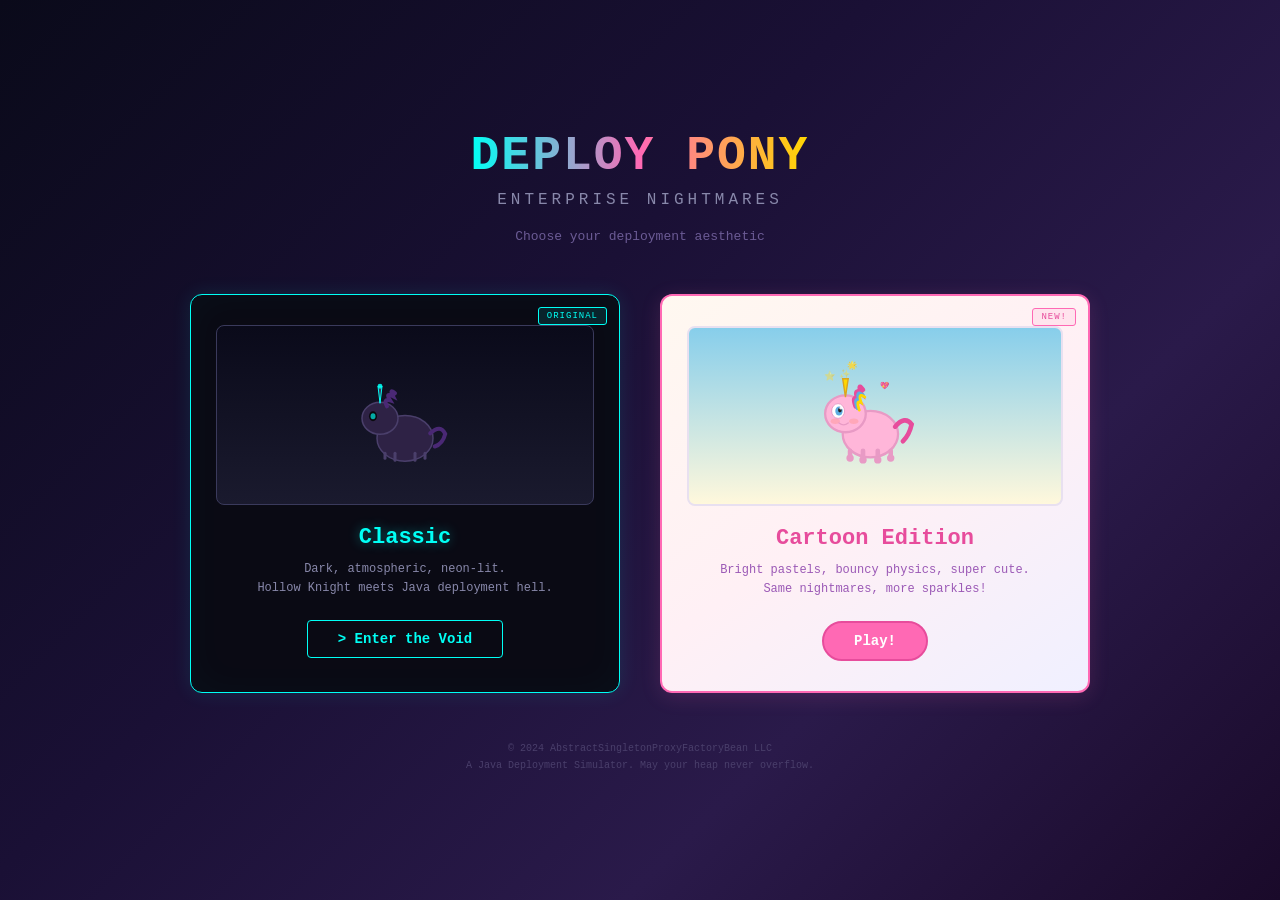
<file: index.html>
<!DOCTYPE html>
<html lang="en">
<head>
    <meta charset="UTF-8">
    <meta name="viewport" content="width=device-width, initial-scale=1.0">
    <title>Deploy Pony: Enterprise Nightmares</title>
    <link rel="icon" href="data:image/svg+xml,<svg xmlns='http://www.w3.org/2000/svg' viewBox='0 0 32 32'><text y='24' font-size='24'>🐴</text></svg>">
    <style>
        * { margin: 0; padding: 0; box-sizing: border-box; }

        body {
            font-family: 'Courier New', 'Consolas', monospace;
            background: linear-gradient(135deg, #0a0a1a 0%, #1a1035 40%, #2a1a4a 70%, #1a0a2a 100%);
            color: #e8e8f0;
            min-height: 100vh;
            display: flex;
            flex-direction: column;
            align-items: center;
            justify-content: center;
            overflow-x: hidden;
        }

        /* Floating particles */
        .particle {
            position: fixed;
            pointer-events: none;
            opacity: 0;
            animation: drift linear infinite;
        }
        @keyframes drift {
            0% { opacity: 0; transform: translateY(100vh) rotate(0deg); }
            10% { opacity: 0.4; }
            90% { opacity: 0.4; }
            100% { opacity: 0; transform: translateY(-20vh) rotate(360deg); }
        }

        /* Header */
        .header {
            text-align: center;
            margin-bottom: 50px;
            position: relative;
            z-index: 2;
        }

        .title {
            font-size: clamp(28px, 5vw, 48px);
            font-weight: bold;
            letter-spacing: 2px;
            margin-bottom: 8px;
            background: linear-gradient(90deg, #00fff5, #ff69b4, #ffd700);
            -webkit-background-clip: text;
            -webkit-text-fill-color: transparent;
            background-clip: text;
        }

        .subtitle {
            font-size: clamp(12px, 2vw, 16px);
            color: #8888aa;
            letter-spacing: 4px;
            text-transform: uppercase;
        }

        .tagline {
            margin-top: 20px;
            font-size: 13px;
            color: #6b5b95;
        }

        /* Version cards grid */
        .version-grid {
            display: grid;
            grid-template-columns: 1fr 1fr;
            gap: 40px;
            max-width: 900px;
            width: 90%;
            position: relative;
            z-index: 2;
        }

        .version-card {
            display: flex;
            flex-direction: column;
            align-items: center;
            text-decoration: none;
            padding: 30px 25px;
            border-radius: 12px;
            transition: transform 0.3s ease, box-shadow 0.3s ease;
            cursor: pointer;
            position: relative;
            overflow: hidden;
        }

        .version-card:hover {
            transform: translateY(-6px) scale(1.02);
        }

        /* Classic card */
        .classic-card {
            background: #0a0a14;
            border: 1px solid #00fff5;
            box-shadow: 0 0 20px rgba(0, 255, 245, 0.1), inset 0 0 40px rgba(0, 255, 245, 0.03);
        }
        .classic-card:hover {
            box-shadow: 0 0 40px rgba(0, 255, 245, 0.25), 0 8px 30px rgba(0, 0, 0, 0.5), inset 0 0 60px rgba(0, 255, 245, 0.05);
            border-color: #00fff5;
        }

        /* Cartoon card */
        .cartoon-card {
            background: linear-gradient(145deg, #fff8f0, #fff0f5, #f0f0ff);
            border: 2px solid #ff69b4;
            box-shadow: 0 4px 20px rgba(255, 105, 180, 0.15);
        }
        .cartoon-card:hover {
            box-shadow: 0 8px 40px rgba(255, 105, 180, 0.3), 0 8px 30px rgba(0, 0, 0, 0.1);
            border-color: #e74c9c;
        }

        /* Card preview area */
        .card-preview {
            width: 100%;
            height: 180px;
            display: flex;
            align-items: center;
            justify-content: center;
            margin-bottom: 20px;
            border-radius: 8px;
            overflow: hidden;
        }

        .classic-card .card-preview {
            background: linear-gradient(180deg, #0a0a1a, #1a1a2e);
            border: 1px solid #3a3a5c;
        }

        .cartoon-card .card-preview {
            background: linear-gradient(180deg, #87CEEB, #FFF8DC);
            border: 2px solid #e8e0f0;
        }

        /* Card text */
        .card-title {
            font-size: 22px;
            font-weight: bold;
            margin-bottom: 10px;
        }

        .classic-card .card-title { color: #00fff5; text-shadow: 0 0 12px rgba(0, 255, 245, 0.4); }
        .cartoon-card .card-title { color: #e74c9c; }

        .card-desc {
            font-size: 12px;
            line-height: 1.6;
            text-align: center;
            margin-bottom: 20px;
            min-height: 40px;
        }

        .classic-card .card-desc { color: #8888aa; }
        .cartoon-card .card-desc { color: #9b59b6; }

        /* Play buttons */
        .play-btn {
            display: inline-block;
            padding: 10px 30px;
            font-family: 'Courier New', monospace;
            font-size: 14px;
            font-weight: bold;
            border-radius: 4px;
            transition: all 0.2s ease;
        }

        .classic-btn {
            color: #00fff5;
            border: 1px solid #00fff5;
            background: transparent;
        }
        .classic-card:hover .classic-btn {
            background: rgba(0, 255, 245, 0.1);
            box-shadow: 0 0 15px rgba(0, 255, 245, 0.3);
        }

        .cartoon-btn {
            color: white;
            border: 2px solid #e74c9c;
            background: #ff69b4;
            border-radius: 20px;
        }
        .cartoon-card:hover .cartoon-btn {
            background: #e74c9c;
            box-shadow: 0 4px 15px rgba(255, 105, 180, 0.4);
        }

        /* Tags */
        .card-tag {
            position: absolute;
            top: 12px;
            right: 12px;
            font-size: 9px;
            padding: 3px 8px;
            border-radius: 3px;
            text-transform: uppercase;
            letter-spacing: 1px;
        }

        .classic-card .card-tag {
            color: #00fff5;
            border: 1px solid #00fff5;
            background: rgba(0, 255, 245, 0.1);
        }

        .cartoon-card .card-tag {
            color: #e74c9c;
            border: 1px solid #ff69b4;
            background: rgba(255, 105, 180, 0.1);
        }

        /* Footer */
        .footer {
            margin-top: 50px;
            text-align: center;
            color: #4a3f6b;
            font-size: 10px;
            position: relative;
            z-index: 2;
        }

        .footer a {
            color: #6b5b95;
            text-decoration: none;
        }

        /* Responsive */
        @media (max-width: 768px) {
            .version-grid {
                grid-template-columns: 1fr;
                gap: 25px;
                width: 95%;
            }
            .card-preview { height: 140px; }
            .header { margin-bottom: 30px; }
            .footer { margin-top: 30px; }
        }
    </style>
</head>
<body>

    <header class="header">
        <div class="title">DEPLOY PONY</div>
        <div class="subtitle">Enterprise Nightmares</div>
        <p class="tagline">Choose your deployment aesthetic</p>
    </header>

    <main class="version-grid">
        <!-- Classic / Dark Hollow Knight version -->
        <a href="classic/index.html" class="version-card classic-card">
            <span class="card-tag">Original</span>
            <div class="card-preview">
                <svg viewBox="-30 -50 120 110" width="120" height="110" xmlns="http://www.w3.org/2000/svg">
                    <g>
                        <animateTransform attributeName="transform" type="translate" values="0,0;0,-2;0,0" dur="2s" repeatCount="indefinite"/>
                        <!-- Body -->
                        <ellipse cx="30" cy="30" rx="28" ry="22" fill="#2e2245" stroke="#4a3f6b" stroke-width="1.5">
                            <animate attributeName="ry" values="22;23;22" dur="2s" repeatCount="indefinite"/>
                        </ellipse>
                        <!-- Legs -->
                        <line x1="10" y1="45" x2="10" y2="50" stroke="#4a3f6b" stroke-width="3" stroke-linecap="round"/>
                        <line x1="20" y1="45" x2="20" y2="52" stroke="#4a3f6b" stroke-width="3" stroke-linecap="round"/>
                        <line x1="40" y1="45" x2="40" y2="52" stroke="#4a3f6b" stroke-width="3" stroke-linecap="round"/>
                        <line x1="50" y1="45" x2="50" y2="50" stroke="#4a3f6b" stroke-width="3" stroke-linecap="round"/>
                        <!-- Head -->
                        <ellipse cx="5" cy="10" rx="18" ry="16" fill="#2e2245" stroke="#4a3f6b" stroke-width="1.5"/>
                        <!-- Horn -->
                        <path d="M 5 -5 L 3 -22 L 7 -22 Z" fill="#3a3a5c" stroke="#00fff5" stroke-width="1"/>
                        <circle cx="5" cy="-22" r="2.5" fill="#00fff5">
                            <animate attributeName="r" values="2;3.5;2" dur="1s" repeatCount="indefinite"/>
                            <animate attributeName="opacity" values="1;0.5;1" dur="1s" repeatCount="indefinite"/>
                        </circle>
                        <!-- Eye -->
                        <ellipse cx="-2" cy="8" rx="4" ry="5" fill="#0a0a0f"/>
                        <ellipse cx="-2" cy="8" rx="2.5" ry="3" fill="#00fff5">
                            <animate attributeName="opacity" values="1;0.6;1" dur="2s" repeatCount="indefinite"/>
                        </ellipse>
                        <!-- Mane -->
                        <path d="M 12,-2 Q 8,-10 15,-8 Q 10,-16 18,-12 Q 14,-20 20,-15" fill="none" stroke="#4a2875" stroke-width="4" stroke-linecap="round"/>
                        <!-- Tail -->
                        <path d="M 55,25 Q 65,15 70,25 Q 68,35 60,38" fill="none" stroke="#4a2875" stroke-width="4" stroke-linecap="round">
                            <animateTransform attributeName="transform" type="rotate" values="0 55 30;5 55 30;0 55 30;-3 55 30;0 55 30" dur="3s" repeatCount="indefinite"/>
                        </path>
                    </g>
                </svg>
            </div>
            <div class="card-title">Classic</div>
            <p class="card-desc">Dark, atmospheric, neon-lit.<br>Hollow Knight meets Java deployment hell.</p>
            <span class="play-btn classic-btn">> Enter the Void</span>
        </a>

        <!-- Cartoon / Bright version -->
        <a href="cartoon/index.html" class="version-card cartoon-card">
            <span class="card-tag">New!</span>
            <div class="card-preview">
                <svg viewBox="-30 -55 130 130" width="130" height="120" xmlns="http://www.w3.org/2000/svg">
                    <g>
                        <animateTransform attributeName="transform" type="translate" values="0,0;0,-5;0,0" dur="1.2s" repeatCount="indefinite"/>
                        <!-- Body -->
                        <ellipse cx="30" cy="30" rx="30" ry="25" fill="#FFB6D9" stroke="#E89AC5" stroke-width="2.5">
                            <animate attributeName="ry" values="25;27;25" dur="1.2s" repeatCount="indefinite"/>
                        </ellipse>
                        <!-- Legs -->
                        <line x1="8" y1="48" x2="8" y2="53" stroke="#E89AC5" stroke-width="5" stroke-linecap="round"/>
                        <line x1="22" y1="48" x2="22" y2="55" stroke="#E89AC5" stroke-width="5" stroke-linecap="round"/>
                        <line x1="38" y1="48" x2="38" y2="55" stroke="#E89AC5" stroke-width="5" stroke-linecap="round"/>
                        <line x1="52" y1="48" x2="52" y2="53" stroke="#E89AC5" stroke-width="5" stroke-linecap="round"/>
                        <circle cx="8" cy="56" r="4" fill="#E89AC5"/>
                        <circle cx="22" cy="58" r="4" fill="#E89AC5"/>
                        <circle cx="38" cy="58" r="4" fill="#E89AC5"/>
                        <circle cx="52" cy="56" r="4" fill="#E89AC5"/>
                        <!-- Head -->
                        <ellipse cx="3" cy="8" rx="22" ry="20" fill="#FFB6D9" stroke="#E89AC5" stroke-width="2.5"/>
                        <!-- Blush -->
                        <ellipse cx="12" cy="16" rx="5" ry="3" fill="#FF9999" opacity="0.5"/>
                        <ellipse cx="-8" cy="16" rx="5" ry="3" fill="#FF9999" opacity="0.5"/>
                        <!-- Horn -->
                        <path d="M 3 -10 L 0 -30 L 6 -30 Z" fill="#FFD700" stroke="#DAA520" stroke-width="1.5"/>
                        <text x="3" y="-32" text-anchor="middle" font-size="10">
                            ✨
                            <animate attributeName="opacity" values="1;0.4;1" dur="0.8s" repeatCount="indefinite"/>
                        </text>
                        <!-- Eye (big anime!) -->
                        <ellipse cx="-5" cy="5" rx="7" ry="8" fill="white" stroke="#E89AC5" stroke-width="1"/>
                        <ellipse cx="-4" cy="5" rx="4" ry="5" fill="#5DADE2"/>
                        <ellipse cx="-3" cy="4" rx="2" ry="2.5" fill="#222"/>
                        <ellipse cx="-2" cy="2" rx="1.5" ry="1.5" fill="white" opacity="0.9"/>
                        <!-- Mouth -->
                        <path d="M -4 18 Q 1 22 6 18" fill="none" stroke="#E89AC5" stroke-width="1.5" stroke-linecap="round"/>
                        <!-- Mane (rainbow!) -->
                        <path d="M 14,0 Q 10,-12 16,-8 Q 12,-20 20,-14 Q 16,-26 22,-18" fill="none" stroke="#E74C9C" stroke-width="5" stroke-linecap="round"/>
                        <path d="M 16,2 Q 12,-10 18,-6 Q 14,-18 22,-12" fill="none" stroke="#5DADE2" stroke-width="4" stroke-linecap="round"/>
                        <path d="M 18,4 Q 14,-8 20,-4 Q 16,-16 24,-10" fill="none" stroke="#FFD700" stroke-width="3" stroke-linecap="round"/>
                        <!-- Tail -->
                        <path d="M 57,22 Q 68,10 75,20 Q 72,32 65,38" fill="none" stroke="#E74C9C" stroke-width="5" stroke-linecap="round">
                            <animateTransform attributeName="transform" type="rotate" values="0 55 30;8 55 30;0 55 30;-5 55 30;0 55 30" dur="2s" repeatCount="indefinite"/>
                        </path>
                        <!-- Sparkles -->
                        <text x="-20" y="-30" font-size="10" opacity="0">⭐<animate attributeName="opacity" values="0;1;0" dur="1.5s" repeatCount="indefinite"/></text>
                        <text x="40" y="-20" font-size="8" opacity="0">💖<animate attributeName="opacity" values="0;1;0" dur="1.8s" begin="0.3s" repeatCount="indefinite"/></text>
                        <text x="5" y="-42" font-size="9" opacity="0">🌟<animate attributeName="opacity" values="0;1;0" dur="1.3s" begin="0.6s" repeatCount="indefinite"/></text>
                    </g>
                </svg>
            </div>
            <div class="card-title">Cartoon Edition</div>
            <p class="card-desc">Bright pastels, bouncy physics, super cute.<br>Same nightmares, more sparkles!</p>
            <span class="play-btn cartoon-btn">Play!</span>
        </a>
    </main>

    <footer class="footer">
        <p>&copy; 2024 AbstractSingletonProxyFactoryBean LLC</p>
        <p style="margin-top:6px">A Java Deployment Simulator. May your heap never overflow.</p>
    </footer>

    <script>
        // Floating particles background
        const body = document.body;
        const particles = ['null', 'void', '@Bean', ';', '.war', '✨', '🐴', 'static', '{  }', '💜', 'pom.xml'];
        function spawnParticle() {
            const el = document.createElement('div');
            el.className = 'particle';
            el.textContent = particles[Math.floor(Math.random() * particles.length)];
            el.style.left = (Math.random() * 95 + 2) + '%';
            el.style.fontSize = (10 + Math.random() * 8) + 'px';
            el.style.color = ['#00fff5', '#ff69b4', '#ffd700', '#6b5b95', '#4a3f6b'][Math.floor(Math.random() * 5)];
            el.style.animationDuration = (10 + Math.random() * 15) + 's';
            el.style.animationDelay = (Math.random() * 5) + 's';
            body.appendChild(el);
            el.addEventListener('animationiteration', () => {
                el.style.left = (Math.random() * 95 + 2) + '%';
            });
            setTimeout(() => el.remove(), 30000);
        }
        for (let i = 0; i < 12; i++) spawnParticle();
        setInterval(spawnParticle, 3000);
    </script>
</body>
</html>
</file>
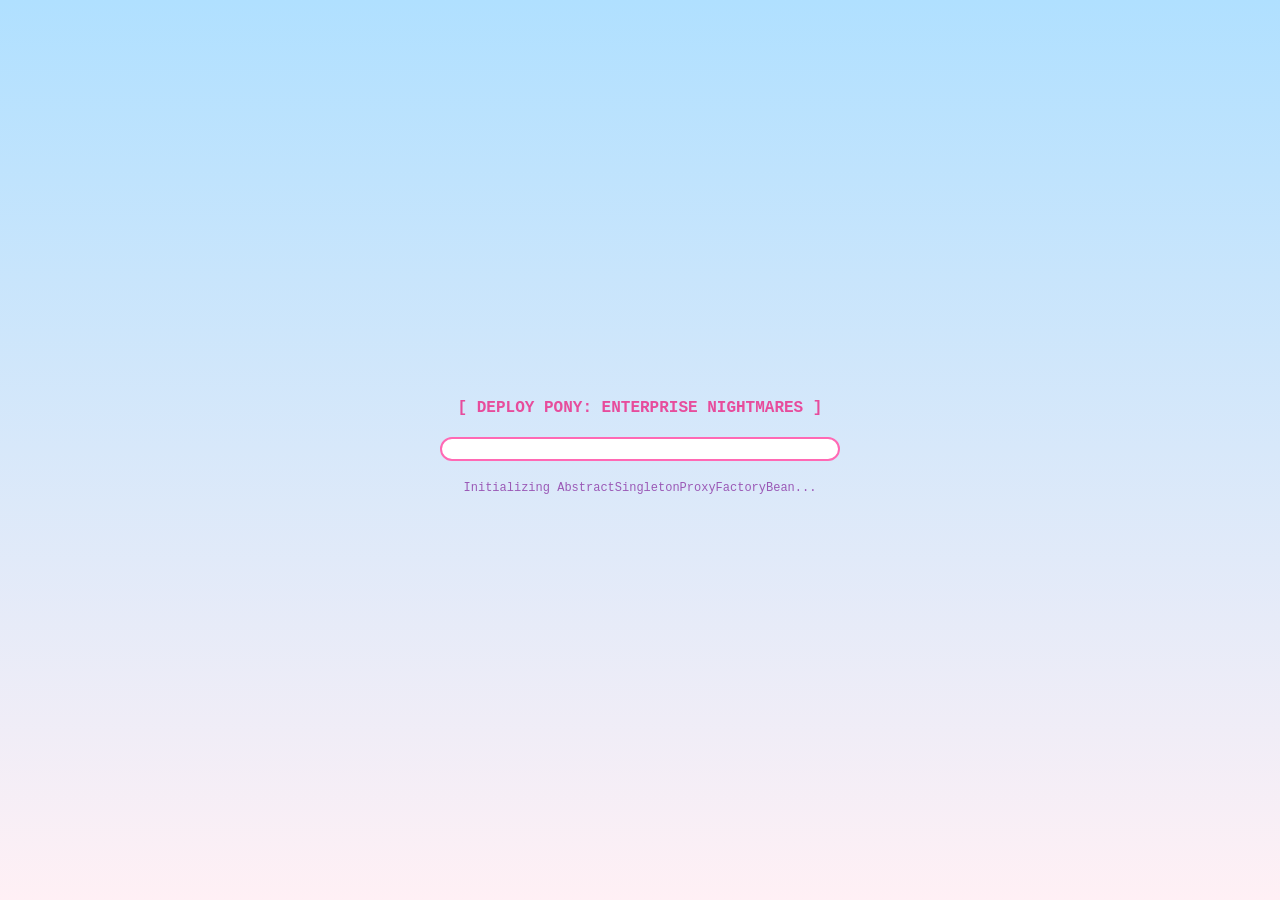
<file: cartoon/index.html>
<!DOCTYPE html>
<html lang="en">
<head>
    <meta charset="UTF-8">
    <meta name="viewport" content="width=device-width, initial-scale=1.0">
    <title>Deploy Pony: Enterprise Nightmares (Cartoon Edition!)</title>
    <link rel="stylesheet" href="style.css">
    <link rel="icon" href="data:image/svg+xml,<svg xmlns='http://www.w3.org/2000/svg' viewBox='0 0 32 32'><text y='24' font-size='24'>🐴</text></svg>">
</head>
<body>

<div id="game-container">
    <!-- Vignette overlay -->
    <div id="vignette"></div>

    <!-- Floating code particles (spawned by JS) -->
    <div id="particles-container"></div>

    <!-- ==================== LOADING SCREEN ==================== -->
    <div id="loading-screen" class="game-screen active">
        <div class="loading-content">
            <div class="loading-title">[ DEPLOY PONY: ENTERPRISE NIGHTMARES ]</div>
            <div class="loading-bar-container">
                <div class="loading-bar"></div>
            </div>
            <div id="loading-text">Initializing AbstractSingletonProxyFactoryBean...</div>
        </div>
    </div>

    <!-- ==================== MENU SCREEN ==================== -->
    <div id="menu-screen" class="game-screen">
        <div class="menu-content">
            <div class="menu-logo" id="menu-logo"></div>
            <div class="menu-lore" id="menu-lore"></div>
            <div class="menu-buttons">
                <button class="menu-btn primary" onclick="Game.startNewGame()">
                    > New Deployment
                </button>
                <button class="menu-btn" id="continue-btn" onclick="Game.continueGame()" style="display:none">
                    > Resume Deployment
                </button>
                <a href="../" class="menu-btn" style="text-decoration:none;display:inline-block;text-align:center">
                    &lt; Switch Version
                </a>
            </div>
            <div class="menu-subtitle">
                A Super Cute Cartoon Java Deployment Simulator 🐴✨<br>
                © 2024 AbstractSingletonProxyFactoryBean LLC
            </div>
        </div>
    </div>

    <!-- ==================== CARE SCREEN ==================== -->
    <div id="care-screen" class="game-screen">
        <div class="care-header">
            <span class="care-title">[ PONY CARE TERMINAL ]</span>
            <div class="care-controls">
                <button class="icon-btn" onclick="this.classList.toggle('muted', Audio.toggleMute()); this.textContent = this.classList.contains('muted') ? '🔇 MUTED' : '🔊 SND'" title="Toggle Sound">SND</button>
                <button class="icon-btn" onclick="Game.save()" title="Save">SAVE</button>
                <button class="icon-btn" onclick="Game.setState(Game.STATES.MENU)" title="Menu">MENU</button>
            </div>
        </div>

        <div class="pony-area">
            <div id="dialogue-bubble"></div>
            <div id="pony-display"></div>
            <div id="poop-container"></div>
        </div>

        <div class="stats-area">
            <div id="pony-stats"></div>
        </div>

        <div class="actions-area" id="pony-actions"></div>

        <div class="event-log-area">
            <div id="event-log"></div>
        </div>
    </div>

    <!-- ==================== RIDE SCREEN ==================== -->
    <div id="ride-screen" class="game-screen">
        <canvas id="ride-canvas"></canvas>
        <div id="ride-zone"></div>
    </div>

    <!-- ==================== DEPLOY MINI-GAME SCREEN ==================== -->
    <div id="deploy-screen" class="game-screen">
        <div id="deploy-game-area"></div>
    </div>

    <!-- ==================== GAME OVER SCREEN ==================== -->
    <div id="gameover-screen" class="game-screen">
        <div class="gameover-content">
            <div class="gameover-title">BUILD FAILED</div>
            <div class="gameover-message" id="gameover-message"></div>
            <div class="gameover-stats" id="gameover-stats"></div>
            <div class="gameover-score" id="gameover-score"></div>
            <div class="menu-buttons">
                <button class="menu-btn primary" onclick="Game.restartGame()">
                    > Redeploy from Scratch
                </button>
                <button class="menu-btn" onclick="Game.setState(Game.STATES.MENU)">
                    > Return to Main Menu
                </button>
            </div>
        </div>
    </div>
</div>

<!-- Scripts -->
<script src="art.js"></script>
<script src="audio.js"></script>
<script src="game.js"></script>
<script src="pony-care.js"></script>
<script src="pony-ride.js"></script>
<script src="deploy-games.js"></script>
<script>
    // ---- INITIALIZATION ----
    document.addEventListener('DOMContentLoaded', () => {
        // Spawn floating code particles in the background
        const particlesContainer = document.getElementById('particles-container');
        function spawnParticle() {
            const el = document.createElement('div');
            el.className = 'floating-code';
            el.textContent = Art.createFloatingCode();
            el.style.top = (Math.random() * 70 + 5) + '%';
            el.style.animationDuration = (12 + Math.random() * 10) + 's';
            el.style.animationDelay = (Math.random() * 5) + 's';
            el.style.fontSize = (8 + Math.random() * 6) + 'px';
            particlesContainer.appendChild(el);
            el.addEventListener('animationend', () => el.remove());
        }

        setInterval(spawnParticle, 2000);
        for (let i = 0; i < 8; i++) spawnParticle();

        // Setup menu
        Game.on('stateChange', ({ to }) => {
            if (to === Game.STATES.MENU) {
                setupMenu();
            }
            if (to === Game.STATES.GAME_OVER) {
                setupGameOver();
            }
        });

        // Initialize pony care module
        PonyCare.init();

        // Start!
        Game.init();

        // Resume context on first click (for audio)
        document.addEventListener('click', () => {
            Audio.init();
        }, { once: true });
    });

    function setupMenu() {
        // Logo
        const logoEl = document.getElementById('menu-logo');
        if (logoEl) logoEl.innerHTML = Art.titleLogo();

        // Lore
        const loreEl = document.getElementById('menu-lore');
        if (loreEl) {
            loreEl.innerHTML = Game.getLore().map(line => `<p>${line}</p>`).join('');
        }

        // Show continue button if save exists
        const continueBtn = document.getElementById('continue-btn');
        if (continueBtn) {
            continueBtn.style.display = Game.load() ? 'block' : 'none';
        }
    }

    function setupGameOver() {
        const msgEl = document.getElementById('gameover-message');
        const statsEl = document.getElementById('gameover-stats');
        const scoreEl = document.getElementById('gameover-score');

        if (msgEl) msgEl.textContent = Game.getDeathMessage();

        if (statsEl) {
            const pony = Game.getPony();
            statsEl.innerHTML = `
                Pony: ${pony ? pony.name : 'Unknown'}<br>
                Enterprise Level: ${pony ? pony.level : 0}<br>
                Total Deployments: ${Game.getTotalDeploys()}<br>
                Failed Deployments: ${Game.getFailedDeploys()}<br>
                Exceptions Encountered: ${pony ? pony.exceptions.length : 0}
            `;
        }

        if (scoreEl) {
            scoreEl.textContent = `Enterprise Value Generated: $${Game.getScore().toLocaleString()}.00 (before consulting fees)`;
        }
    }
</script>

</body>
</html>
</file>
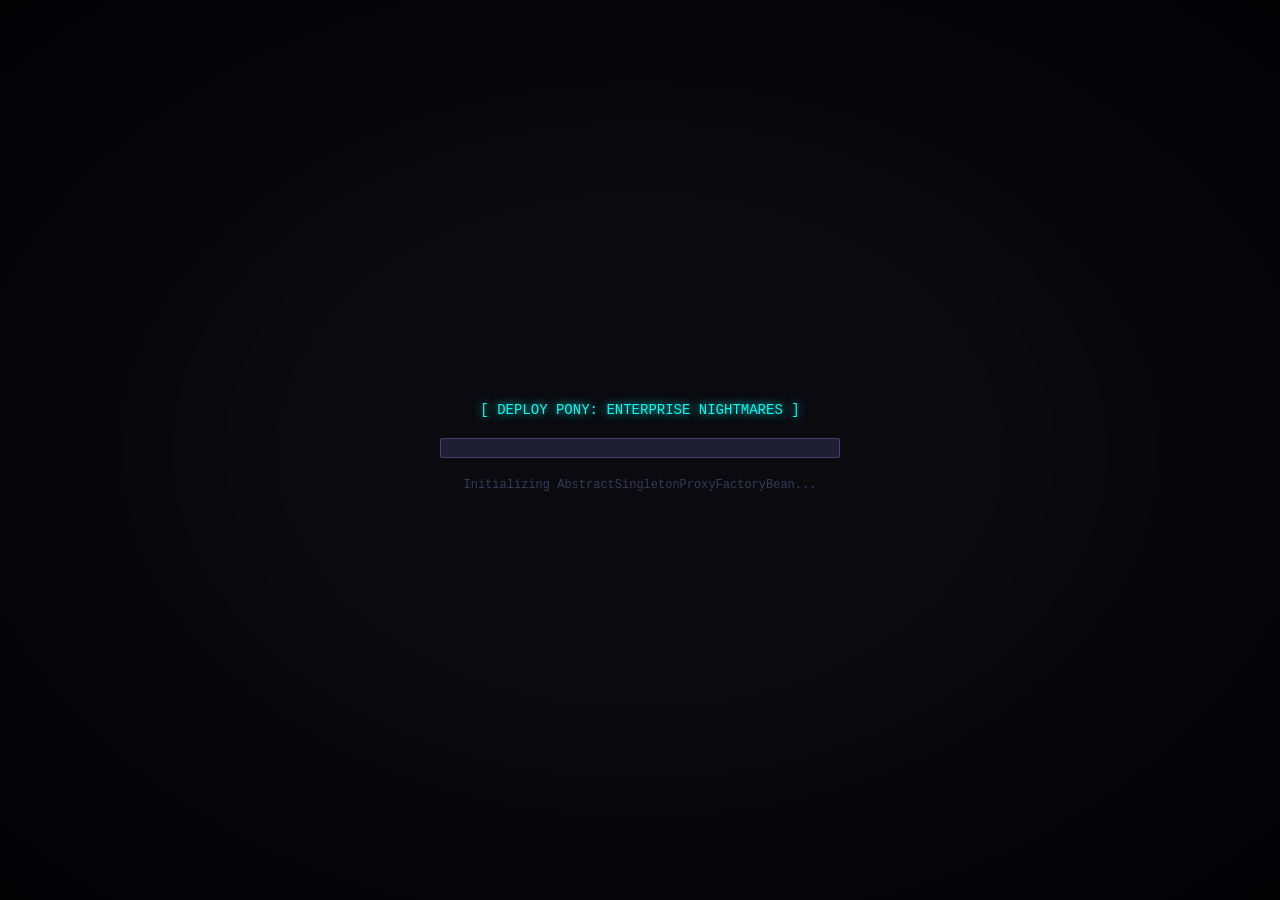
<file: classic/index.html>
<!DOCTYPE html>
<html lang="en">
<head>
    <meta charset="UTF-8">
    <meta name="viewport" content="width=device-width, initial-scale=1.0">
    <title>Deploy Pony: Enterprise Nightmares</title>
    <link rel="stylesheet" href="style.css">
    <link rel="icon" href="data:image/svg+xml,<svg xmlns='http://www.w3.org/2000/svg' viewBox='0 0 32 32'><text y='24' font-size='24'>🐴</text></svg>">
</head>
<body>

<div id="game-container">
    <!-- Vignette overlay -->
    <div id="vignette"></div>

    <!-- Floating code particles (spawned by JS) -->
    <div id="particles-container"></div>

    <!-- ==================== LOADING SCREEN ==================== -->
    <div id="loading-screen" class="game-screen active">
        <div class="loading-content">
            <div class="loading-title">[ DEPLOY PONY: ENTERPRISE NIGHTMARES ]</div>
            <div class="loading-bar-container">
                <div class="loading-bar"></div>
            </div>
            <div id="loading-text">Initializing AbstractSingletonProxyFactoryBean...</div>
        </div>
    </div>

    <!-- ==================== MENU SCREEN ==================== -->
    <div id="menu-screen" class="game-screen">
        <div class="menu-content">
            <div class="menu-logo" id="menu-logo"></div>
            <div class="menu-lore" id="menu-lore"></div>
            <div class="menu-buttons">
                <button class="menu-btn primary" onclick="Game.startNewGame()">
                    > New Deployment
                </button>
                <button class="menu-btn" id="continue-btn" onclick="Game.continueGame()" style="display:none">
                    > Resume Deployment
                </button>
                <a href="../" class="menu-btn" style="text-decoration:none;display:inline-block;text-align:center">
                    &lt; Switch Version
                </a>
            </div>
            <div class="menu-subtitle">
                A Hollow Knight-inspired Java Deployment Simulator<br>
                © 2024 AbstractSingletonProxyFactoryBean LLC
            </div>
        </div>
    </div>

    <!-- ==================== CARE SCREEN ==================== -->
    <div id="care-screen" class="game-screen">
        <div class="care-header">
            <span class="care-title">[ PONY CARE TERMINAL ]</span>
            <div class="care-controls">
                <button class="icon-btn" onclick="this.classList.toggle('muted', Audio.toggleMute()); this.textContent = this.classList.contains('muted') ? 'MUTED' : 'SND'" title="Toggle Sound">SND</button>
                <button class="icon-btn" onclick="Game.save()" title="Save">SAVE</button>
                <button class="icon-btn" onclick="Game.setState(Game.STATES.MENU)" title="Menu">MENU</button>
            </div>
        </div>

        <div class="pony-area">
            <div id="dialogue-bubble"></div>
            <div id="pony-display"></div>
            <div id="poop-container"></div>
        </div>

        <div class="stats-area">
            <div id="pony-stats"></div>
        </div>

        <div class="actions-area" id="pony-actions"></div>

        <div class="event-log-area">
            <div id="event-log"></div>
        </div>
    </div>

    <!-- ==================== RIDE SCREEN ==================== -->
    <div id="ride-screen" class="game-screen">
        <canvas id="ride-canvas"></canvas>
        <div id="ride-zone"></div>
    </div>

    <!-- ==================== DEPLOY MINI-GAME SCREEN ==================== -->
    <div id="deploy-screen" class="game-screen">
        <div id="deploy-game-area"></div>
    </div>

    <!-- ==================== GAME OVER SCREEN ==================== -->
    <div id="gameover-screen" class="game-screen">
        <div class="gameover-content">
            <div class="gameover-title">BUILD FAILED</div>
            <div class="gameover-message" id="gameover-message"></div>
            <div class="gameover-stats" id="gameover-stats"></div>
            <div class="gameover-score" id="gameover-score"></div>
            <div class="menu-buttons">
                <button class="menu-btn primary" onclick="Game.restartGame()">
                    > Redeploy from Scratch
                </button>
                <button class="menu-btn" onclick="Game.setState(Game.STATES.MENU)">
                    > Return to Main Menu
                </button>
            </div>
        </div>
    </div>
</div>

<!-- Scripts -->
<script src="art.js"></script>
<script src="audio.js"></script>
<script src="game.js"></script>
<script src="pony-care.js"></script>
<script src="pony-ride.js"></script>
<script src="deploy-games.js"></script>
<script>
    // ---- INITIALIZATION ----
    document.addEventListener('DOMContentLoaded', () => {
        // Spawn floating code particles in the background
        const particlesContainer = document.getElementById('particles-container');
        function spawnParticle() {
            const el = document.createElement('div');
            el.className = 'floating-code';
            el.textContent = Art.createFloatingCode();
            el.style.top = (Math.random() * 70 + 5) + '%';
            el.style.animationDuration = (12 + Math.random() * 10) + 's';
            el.style.animationDelay = (Math.random() * 5) + 's';
            el.style.fontSize = (8 + Math.random() * 6) + 'px';
            particlesContainer.appendChild(el);
            el.addEventListener('animationend', () => el.remove());
        }

        setInterval(spawnParticle, 2000);
        for (let i = 0; i < 8; i++) spawnParticle();

        // Setup menu
        Game.on('stateChange', ({ to }) => {
            if (to === Game.STATES.MENU) {
                setupMenu();
            }
            if (to === Game.STATES.GAME_OVER) {
                setupGameOver();
            }
        });

        // Initialize pony care module
        PonyCare.init();

        // Start!
        Game.init();

        // Resume context on first click (for audio)
        document.addEventListener('click', () => {
            Audio.init();
        }, { once: true });
    });

    function setupMenu() {
        // Logo
        const logoEl = document.getElementById('menu-logo');
        if (logoEl) logoEl.innerHTML = Art.titleLogo();

        // Lore
        const loreEl = document.getElementById('menu-lore');
        if (loreEl) {
            loreEl.innerHTML = Game.getLore().map(line => `<p>${line}</p>`).join('');
        }

        // Show continue button if save exists
        const continueBtn = document.getElementById('continue-btn');
        if (continueBtn) {
            continueBtn.style.display = Game.load() ? 'block' : 'none';
        }
    }

    function setupGameOver() {
        const msgEl = document.getElementById('gameover-message');
        const statsEl = document.getElementById('gameover-stats');
        const scoreEl = document.getElementById('gameover-score');

        if (msgEl) msgEl.textContent = Game.getDeathMessage();

        if (statsEl) {
            const pony = Game.getPony();
            statsEl.innerHTML = `
                Pony: ${pony ? pony.name : 'Unknown'}<br>
                Enterprise Level: ${pony ? pony.level : 0}<br>
                Total Deployments: ${Game.getTotalDeploys()}<br>
                Failed Deployments: ${Game.getFailedDeploys()}<br>
                Exceptions Encountered: ${pony ? pony.exceptions.length : 0}
            `;
        }

        if (scoreEl) {
            scoreEl.textContent = `Enterprise Value Generated: $${Game.getScore().toLocaleString()}.00 (before consulting fees)`;
        }
    }
</script>

</body>
</html>
</file>
<file: cartoon/style.css>
/* ============================================================
   style.css — CARTOON EDITION of Deploy Pony
   Bright, bouncy, colorful, pastel-tastic!
   ============================================================ */

:root {
    --void: #87CEEB;
    --deep-blue: #C9B1FF;
    --purple: #FF69B4;
    --mid-purple: #E088C0;
    --cyan: #FFD700;
    --orange: #FFA500;
    --red: #FF4444;
    --green: #32CD32;
    --white: #FFFEF2;
    --grey: #8888AA;
    --dark-grey: #E8E0F0;
}

* {
    margin: 0;
    padding: 0;
    box-sizing: border-box;
}

body {
    background: var(--void);
    color: #444;
    font-family: 'Courier New', 'Consolas', monospace;
    overflow: hidden;
    width: 100vw;
    height: 100vh;
}

/* ---- GAME CONTAINER ---- */
#game-container {
    width: 100vw;
    height: 100vh;
    position: relative;
    overflow: hidden;
}

/* ---- VIGNETTE OVERLAY (removed for cartoon!) ---- */
#vignette {
    position: fixed;
    top: 0; left: 0;
    width: 100%; height: 100%;
    pointer-events: none;
    z-index: 100;
    background: none; /* No dark vignette in cartoon mode */
}

/* ---- FLOATING CONFETTI PARTICLES ---- */
.floating-code {
    position: absolute;
    color: var(--purple);
    font-size: 14px;
    opacity: 0;
    pointer-events: none;
    animation: floatCode 12s linear infinite;
    font-family: monospace;
}

@keyframes floatCode {
    0% { opacity: 0; transform: translateX(100vw) translateY(0) rotate(0deg); }
    10% { opacity: 0.5; }
    50% { transform: translateX(50vw) translateY(-20px) rotate(180deg); }
    90% { opacity: 0.5; }
    100% { opacity: 0; transform: translateX(-100px) translateY(-40px) rotate(360deg); }
}

/* ---- SCREENS ---- */
.game-screen {
    position: absolute;
    top: 0; left: 0;
    width: 100%; height: 100%;
    display: flex;
    flex-direction: column;
    align-items: center;
    justify-content: center;
    opacity: 0;
    pointer-events: none;
    transition: opacity 0.6s ease;
}

.game-screen.active {
    opacity: 1;
    pointer-events: all;
}

/* ---- LOADING SCREEN ---- */
#loading-screen {
    background: linear-gradient(180deg, #B0E0FF, #FFF0F5);
}

.loading-content {
    text-align: center;
}

.loading-bar-container {
    width: 400px;
    max-width: 80vw;
    height: 24px;
    border: 2px solid var(--purple);
    margin: 20px auto;
    background: white;
    border-radius: 12px;
    overflow: hidden;
}

.loading-bar {
    height: 100%;
    background: linear-gradient(90deg, #FF69B4, #FFD700, #5DADE2, #32CD32);
    animation: loadingPulse 4s ease-in-out;
    width: 0%;
    border-radius: 10px;
}

@keyframes loadingPulse {
    0% { width: 0%; }
    20% { width: 15%; }
    40% { width: 35%; }
    60% { width: 50%; }
    70% { width: 55%; }
    80% { width: 70%; }
    95% { width: 85%; }
    100% { width: 100%; }
}

#loading-text {
    color: #9B59B6;
    font-size: 12px;
    margin-top: 10px;
    min-height: 20px;
}

.loading-title {
    color: #E74C9C;
    font-size: 16px;
    font-weight: bold;
    margin-bottom: 15px;
}

/* ---- MENU SCREEN ---- */
#menu-screen {
    background: linear-gradient(180deg, #87CEEB 0%, #C9B1FF 50%, #FFE4F0 100%);
}

.menu-content {
    text-align: center;
    max-width: 600px;
    padding: 20px;
}

.menu-logo {
    margin-bottom: 30px;
}

.menu-lore {
    color: #7B68AE;
    font-size: 12px;
    line-height: 1.8;
    margin-bottom: 30px;
    font-style: italic;
}

.menu-lore p {
    margin-bottom: 8px;
    animation: loreReveal 0.5s ease both;
}

.menu-lore p:nth-child(1) { animation-delay: 0.3s; }
.menu-lore p:nth-child(2) { animation-delay: 0.6s; }
.menu-lore p:nth-child(3) { animation-delay: 0.9s; }
.menu-lore p:nth-child(4) { animation-delay: 1.2s; }
.menu-lore p:nth-child(5) { animation-delay: 1.5s; }
.menu-lore p:nth-child(6) { animation-delay: 1.8s; }

@keyframes loreReveal {
    from { opacity: 0; transform: translateY(15px) scale(0.95); }
    to { opacity: 1; transform: translateY(0) scale(1); }
}

.menu-buttons {
    display: flex;
    flex-direction: column;
    gap: 12px;
    align-items: center;
}

.menu-btn {
    background: white;
    border: 2px solid var(--purple);
    color: #E74C9C;
    font-family: 'Courier New', monospace;
    font-size: 16px;
    font-weight: bold;
    padding: 12px 40px;
    cursor: pointer;
    transition: all 0.2s ease;
    min-width: 280px;
    border-radius: 12px;
}

.menu-btn:hover {
    background: #FF69B4;
    color: white;
    transform: scale(1.05);
    box-shadow: 0 4px 15px rgba(255, 105, 180, 0.4);
}

.menu-btn:active {
    transform: scale(0.98);
}

.menu-btn.primary {
    background: #FF69B4;
    border-color: #E74C9C;
    color: white;
}

.menu-btn.primary:hover {
    background: #E74C9C;
}

.menu-subtitle {
    color: #9B59B6;
    font-size: 10px;
    margin-top: 20px;
}

/* ---- CARE SCREEN ---- */
#care-screen {
    background: linear-gradient(180deg, #E8F4FD 0%, #F0E6FF 40%, #FFF0F5 100%);
    display: grid;
    grid-template-columns: 1fr 1fr;
    grid-template-rows: auto 1fr auto;
    gap: 10px;
    padding: 15px;
}

.care-header {
    grid-column: 1 / -1;
    display: flex;
    justify-content: space-between;
    align-items: center;
    padding: 5px 10px;
    border-bottom: 2px solid #E8E0F0;
}

.care-title {
    color: #E74C9C;
    font-size: 14px;
    font-weight: bold;
}

.care-controls {
    display: flex;
    gap: 10px;
}

.icon-btn {
    background: white;
    border: 2px solid #DDD;
    color: #9B59B6;
    font-family: monospace;
    font-size: 12px;
    padding: 4px 8px;
    cursor: pointer;
    transition: all 0.2s;
    border-radius: 8px;
}

.icon-btn:hover {
    border-color: var(--purple);
    color: var(--purple);
    background: #FFF0F5;
}

.icon-btn.muted {
    opacity: 0.4;
    text-decoration: line-through;
}

.pony-area {
    position: relative;
    display: flex;
    flex-direction: column;
    align-items: center;
    justify-content: center;
}

#pony-display {
    position: relative;
    z-index: 2;
}

#poop-container {
    position: absolute;
    bottom: 0;
    left: 0;
    width: 100%;
    height: 100%;
    pointer-events: none;
    z-index: 1;
}

.pony-poop {
    position: absolute;
    cursor: pointer;
    pointer-events: all;
    transition: transform 0.3s, opacity 0.3s;
    animation: poopAppear 0.4s cubic-bezier(0.34, 1.56, 0.64, 1);
}

.pony-poop:hover {
    transform: scale(1.15) rotate(3deg);
}

.pony-poop.poof {
    transform: scale(0) rotate(20deg);
    opacity: 0;
}

@keyframes poopAppear {
    from { transform: scale(0) rotate(-10deg); }
    to { transform: scale(1) rotate(0deg); }
}

#dialogue-bubble {
    position: absolute;
    top: 8%;
    left: 50%;
    transform: translateX(-50%);
    background: white;
    border: 2px solid var(--purple);
    color: #555;
    padding: 10px 18px;
    font-size: 11px;
    border-radius: 16px;
    opacity: 0;
    transition: opacity 0.4s ease, transform 0.4s ease;
    max-width: 280px;
    text-align: center;
    z-index: 10;
    pointer-events: none;
    box-shadow: 0 3px 10px rgba(0, 0, 0, 0.1);
}

#dialogue-bubble.visible {
    opacity: 1;
    transform: translateX(-50%) translateY(-3px);
}

#dialogue-bubble::after {
    content: '';
    position: absolute;
    bottom: -10px;
    left: 50%;
    transform: translateX(-50%);
    border-left: 10px solid transparent;
    border-right: 10px solid transparent;
    border-top: 10px solid var(--purple);
}

.stats-area {
    display: flex;
    flex-direction: column;
    gap: 8px;
    padding: 10px;
    overflow-y: auto;
}

#pony-stats {
    display: flex;
    flex-direction: column;
    gap: 6px;
}

.pony-name {
    color: #E74C9C;
    font-size: 13px;
    font-weight: bold;
    margin-bottom: 2px;
    word-break: break-all;
}

.pony-level {
    color: #9B59B6;
    font-size: 10px;
    margin-bottom: 6px;
}

.stat-bar {
    display: flex;
    align-items: center;
    gap: 8px;
    font-size: 10px;
}

.stat-bar.pulse-warning .stat-fill {
    animation: pulseWarn 0.5s ease infinite alternate;
}

@keyframes pulseWarn {
    from { opacity: 1; }
    to { opacity: 0.4; }
}

.stat-label {
    min-width: 100px;
    color: #888;
    font-size: 9px;
    white-space: nowrap;
    overflow: hidden;
    text-overflow: ellipsis;
}

.stat-track {
    flex: 1;
    height: 12px;
    background: white;
    border: 2px solid #DDD;
    border-radius: 6px;
    overflow: hidden;
}

.stat-fill {
    height: 100%;
    transition: width 0.5s cubic-bezier(0.34, 1.56, 0.64, 1), background 0.5s ease;
    border-radius: 4px;
}

.stat-value {
    min-width: 35px;
    text-align: right;
    color: #555;
    font-size: 10px;
    font-weight: bold;
}

.deploy-stats {
    color: #888;
    font-size: 9px;
    margin-top: 4px;
    padding-top: 4px;
    border-top: 1px solid #E0E0E0;
}

.exception-list {
    margin-top: 6px;
    padding: 6px;
    background: #FFF0F0;
    border: 2px solid var(--red);
    border-radius: 8px;
}

.exception-header {
    color: var(--red);
    font-size: 9px;
    margin-bottom: 3px;
}

.exception-item {
    color: var(--orange);
    font-size: 9px;
    padding: 1px 0;
}

.actions-area {
    grid-column: 1 / -1;
    display: flex;
    flex-wrap: wrap;
    gap: 8px;
    justify-content: center;
    padding: 8px;
    border-top: 2px solid #E8E0F0;
}

.action-btn {
    background: white;
    border: 2px solid var(--purple);
    color: #E74C9C;
    font-family: 'Courier New', monospace;
    font-size: 11px;
    font-weight: bold;
    padding: 8px 14px;
    cursor: pointer;
    transition: all 0.2s ease;
    white-space: nowrap;
    border-radius: 10px;
}

.action-btn:hover {
    background: #FF69B4;
    color: white;
    transform: scale(1.05);
    box-shadow: 0 3px 10px rgba(255, 105, 180, 0.3);
}

.action-btn:active {
    transform: scale(0.95);
}

.action-btn:disabled {
    opacity: 0.4;
    cursor: not-allowed;
    transform: none;
}

.btn-prompt {
    color: var(--green);
    margin-right: 4px;
}

.deploy-btn {
    border-color: var(--orange);
    color: var(--orange);
}

.deploy-btn:hover {
    background: var(--orange);
    color: white;
    box-shadow: 0 3px 10px rgba(255, 165, 0, 0.3);
}

.minigame-btn {
    border-color: var(--green);
    color: var(--green);
}

.minigame-btn:hover {
    background: var(--green);
    color: white;
    box-shadow: 0 3px 10px rgba(50, 205, 50, 0.3);
}

.event-log-area {
    grid-column: 1 / -1;
    max-height: 80px;
    overflow-y: auto;
    padding: 5px 10px;
    background: rgba(255, 255, 255, 0.6);
    border-top: 2px solid #E8E0F0;
    border-radius: 0 0 8px 8px;
}

#event-log {
    font-size: 9px;
}

.event-entry {
    padding: 1px 0;
    border-bottom: 1px solid rgba(200, 200, 220, 0.3);
}

.event-info { color: #888; }
.event-success { color: #27AE60; }
.event-warning { color: #E67E22; }
.event-error { color: #E74C3C; }

/* ---- RIDE SCREEN ---- */
#ride-screen {
    background: #87CEEB;
    padding: 0;
}

#ride-canvas {
    width: 100%;
    height: 100%;
}

#ride-zone {
    position: absolute;
    top: 50%;
    left: 50%;
    transform: translate(-50%, -50%);
    font-size: 26px;
    font-weight: bold;
    color: #E74C9C;
    text-shadow: 2px 2px 0 white, -2px -2px 0 white, 2px -2px 0 white, -2px 2px 0 white;
    opacity: 0;
    pointer-events: none;
    transition: opacity 0.5s ease;
}

#ride-zone.zone-flash {
    opacity: 1;
    animation: zoneFlash 2s ease;
}

@keyframes zoneFlash {
    0% { opacity: 0; transform: translate(-50%, -50%) scale(0.5) rotate(-5deg); }
    20% { opacity: 1; transform: translate(-50%, -50%) scale(1.15) rotate(2deg); }
    40% { transform: translate(-50%, -50%) scale(0.95) rotate(-1deg); }
    60% { transform: translate(-50%, -50%) scale(1.05) rotate(1deg); }
    80% { opacity: 1; transform: translate(-50%, -50%) scale(1) rotate(0deg); }
    100% { opacity: 0; transform: translate(-50%, -50%) scale(1) rotate(0deg); }
}

/* ---- DEPLOY MINI-GAME SCREEN ---- */
#deploy-screen {
    background: linear-gradient(180deg, #E8F4FD 0%, #FFF0F5 100%);
    padding: 20px;
    overflow-y: auto;
}

#deploy-game-area {
    max-width: 750px;
    width: 100%;
}

.minigame-header {
    text-align: center;
    margin-bottom: 20px;
}

.minigame-header h2 {
    color: #E74C9C;
    font-size: 22px;
    font-weight: bold;
    margin-bottom: 8px;
}

.minigame-header p {
    color: #888;
    font-size: 12px;
}

/* Catapult */
#catapult-canvas {
    display: block;
    margin: 0 auto 15px;
    border: 2px solid #DDD;
    border-radius: 10px;
    max-width: 100%;
}

.catapult-controls {
    display: flex;
    flex-wrap: wrap;
    gap: 15px;
    justify-content: center;
    align-items: center;
}

.control-group {
    display: flex;
    flex-direction: column;
    align-items: center;
    gap: 4px;
}

.control-group label {
    color: #888;
    font-size: 11px;
}

.control-group input[type="range"] {
    width: 150px;
    accent-color: #FF69B4;
}

/* XML Puzzle */
.xml-slots {
    display: flex;
    flex-direction: column;
    gap: 6px;
    margin-bottom: 15px;
    max-width: 500px;
    margin-left: auto;
    margin-right: auto;
}

.xml-slot {
    display: flex;
    align-items: center;
    gap: 10px;
    padding: 10px 15px;
    background: white;
    border: 2px solid #DDD;
    cursor: pointer;
    transition: all 0.2s;
    border-radius: 10px;
}

.xml-slot:hover {
    border-color: var(--purple);
    transform: translateX(3px);
}

.xml-slot.selected {
    border-color: var(--purple);
    background: #FFF0F5;
    box-shadow: 0 3px 10px rgba(255, 105, 180, 0.2);
    transform: scale(1.02);
}

.xml-slot.correct {
    border-color: var(--green);
    background: #F0FFF0;
}

.slot-number {
    color: #BBB;
    font-size: 11px;
    min-width: 20px;
}

.xml-slot code {
    color: #27AE60;
    font-size: 12px;
    font-weight: bold;
}

.timer-warning {
    color: var(--red) !important;
    animation: pulseWarn 0.5s ease infinite alternate;
}

/* Dependency Hell */
.dep-grid {
    display: grid;
    grid-template-columns: repeat(4, 1fr);
    gap: 8px;
    max-width: 500px;
    margin: 0 auto 15px;
}

.dep-card {
    aspect-ratio: 1;
    perspective: 600px;
    cursor: pointer;
}

.dep-card-front,
.dep-card-back {
    position: absolute;
    inset: 0;
    display: flex;
    flex-direction: column;
    align-items: center;
    justify-content: center;
    backface-visibility: hidden;
    transition: transform 0.4s cubic-bezier(0.34, 1.56, 0.64, 1);
    border-radius: 10px;
    border: 2px solid #DDD;
}

.dep-card {
    position: relative;
}

.dep-card-front {
    background: linear-gradient(135deg, #F8F0FF, #FFF0F5);
    z-index: 2;
}

.dep-card-back {
    background: white;
    border-color: var(--green);
    transform: rotateY(180deg);
}

.dep-card.flipped .dep-card-front {
    transform: rotateY(180deg);
}

.dep-card.flipped .dep-card-back {
    transform: rotateY(0);
}

.dep-card.matched .dep-card-back {
    border-color: var(--cyan);
    background: #FFFDE8;
}

.dep-q {
    color: var(--purple);
    font-size: 26px;
    font-weight: bold;
}

.dep-label {
    color: #BBB;
    font-size: 9px;
    margin-top: 4px;
}

.dep-name {
    color: #27AE60;
    font-size: 9px;
    font-weight: bold;
    text-align: center;
    word-break: break-all;
    padding: 4px;
}

/* The Build */
.build-area {
    max-width: 500px;
    margin: 0 auto;
    text-align: center;
}

.build-terminal {
    background: white;
    border: 2px solid #DDD;
    padding: 15px;
    margin-bottom: 20px;
    text-align: left;
    border-radius: 10px;
}

.terminal-header {
    color: #27AE60;
    font-size: 12px;
    font-weight: bold;
    margin-bottom: 10px;
    padding-bottom: 8px;
    border-bottom: 2px solid #EEE;
}

.build-message {
    color: #E67E22;
    font-size: 11px;
    min-height: 20px;
}

.build-bar-container {
    width: 100%;
    height: 30px;
    background: white;
    border: 2px solid #DDD;
    border-radius: 15px;
    overflow: hidden;
    margin-bottom: 15px;
}

.build-bar {
    height: 100%;
    display: flex;
    align-items: center;
    justify-content: center;
    color: white;
    font-weight: bold;
    font-size: 12px;
    transition: width 0.3s cubic-bezier(0.34, 1.56, 0.64, 1), background 0.3s ease;
    border-radius: 13px;
}

.build-stats {
    color: #888;
    font-size: 11px;
    margin-bottom: 15px;
}

.build-click-btn {
    font-size: 16px !important;
    padding: 15px 40px !important;
    animation: buildPulse 1.2s ease infinite;
}

@keyframes buildPulse {
    0%, 100% { transform: scale(1); box-shadow: 0 3px 10px rgba(255, 105, 180, 0.2); }
    50% { transform: scale(1.05); box-shadow: 0 5px 20px rgba(255, 105, 180, 0.4); }
}

.build-setback {
    animation: setbackFlash 0.3s ease;
}

@keyframes setbackFlash {
    0% { background: transparent; }
    50% { background: rgba(255, 68, 68, 0.15); }
    100% { background: transparent; }
}

/* ---- GAME OVER SCREEN ---- */
#gameover-screen {
    background: linear-gradient(180deg, #FFE4F0 0%, #FFF0F5 50%, #E8F4FD 100%);
}

.gameover-content {
    text-align: center;
    max-width: 500px;
    padding: 20px;
}

.gameover-title {
    color: #E74C9C;
    font-size: 30px;
    font-weight: bold;
    margin-bottom: 20px;
    text-shadow: 2px 2px 0 white;
}

.gameover-message {
    color: #9B59B6;
    font-size: 13px;
    margin-bottom: 20px;
    line-height: 1.6;
}

.gameover-stats {
    color: #888;
    font-size: 11px;
    margin-bottom: 25px;
    line-height: 1.8;
}

.gameover-score {
    color: #E74C9C;
    font-size: 16px;
    font-weight: bold;
    margin-bottom: 25px;
}

/* ---- RESPONSIVE ---- */
@media (max-width: 768px) {
    #care-screen {
        grid-template-columns: 1fr;
        grid-template-rows: auto auto auto auto auto;
    }

    .pony-area {
        min-height: 200px;
    }

    .dep-grid {
        grid-template-columns: repeat(3, 1fr);
    }

    .action-btn {
        font-size: 10px;
        padding: 6px 10px;
    }

    .stat-label {
        min-width: 60px;
        font-size: 8px;
    }
}

@media (max-width: 480px) {
    .dep-grid {
        grid-template-columns: repeat(3, 1fr);
    }

    .menu-btn {
        min-width: 220px;
        font-size: 14px;
        padding: 10px 20px;
    }

    .catapult-controls {
        flex-direction: column;
    }
}

/* ---- SCROLLBAR STYLING ---- */
::-webkit-scrollbar {
    width: 6px;
}

::-webkit-scrollbar-track {
    background: #F8F0FF;
}

::-webkit-scrollbar-thumb {
    background: #DDD;
    border-radius: 3px;
}

::-webkit-scrollbar-thumb:hover {
    background: var(--purple);
}

/* ---- REDUCED MOTION ---- */
@media (prefers-reduced-motion: reduce) {
    .floating-code,
    .particle {
        animation: none !important;
        display: none;
    }
    * {
        animation-duration: 0.01ms !important;
        animation-iteration-count: 1 !important;
        transition-duration: 0.01ms !important;
    }
}
</file>
<file: classic/style.css>
/* ============================================================
   style.css — Hollow Knight Aesthetic for Deploy Pony
   Dark, atmospheric, hand-drawn feel
   ============================================================ */

:root {
    --void: #0a0a0f;
    --deep-blue: #1a1a2e;
    --purple: #4a3f6b;
    --mid-purple: #6b5b95;
    --cyan: #00fff5;
    --orange: #ff6b35;
    --red: #ff3366;
    --green: #39ff14;
    --white: #e8e8f0;
    --grey: #3a3a5c;
    --dark-grey: #1e1e32;
}

* {
    margin: 0;
    padding: 0;
    box-sizing: border-box;
}

body {
    background: var(--void);
    color: var(--white);
    font-family: 'Courier New', 'Consolas', monospace;
    overflow: hidden;
    width: 100vw;
    height: 100vh;
}

/* ---- GAME CONTAINER ---- */
#game-container {
    width: 100vw;
    height: 100vh;
    position: relative;
    overflow: hidden;
}

/* ---- VIGNETTE OVERLAY ---- */
#vignette {
    position: fixed;
    top: 0; left: 0;
    width: 100%; height: 100%;
    pointer-events: none;
    z-index: 100;
    background: radial-gradient(ellipse at center, transparent 40%, rgba(0,0,0,0.7) 100%);
}

/* ---- FLOATING CODE PARTICLES ---- */
.floating-code {
    position: absolute;
    color: var(--grey);
    font-size: 10px;
    opacity: 0;
    pointer-events: none;
    animation: floatCode 15s linear infinite;
    font-family: monospace;
}

@keyframes floatCode {
    0% { opacity: 0; transform: translateX(100vw) translateY(0); }
    10% { opacity: 0.2; }
    90% { opacity: 0.2; }
    100% { opacity: 0; transform: translateX(-100px) translateY(-50px); }
}

/* ---- SCREENS ---- */
.game-screen {
    position: absolute;
    top: 0; left: 0;
    width: 100%; height: 100%;
    display: flex;
    flex-direction: column;
    align-items: center;
    justify-content: center;
    opacity: 0;
    pointer-events: none;
    transition: opacity 0.8s ease;
}

.game-screen.active {
    opacity: 1;
    pointer-events: all;
}

/* ---- LOADING SCREEN ---- */
#loading-screen {
    background: var(--void);
}

.loading-content {
    text-align: center;
}

.loading-bar-container {
    width: 400px;
    max-width: 80vw;
    height: 20px;
    border: 1px solid var(--purple);
    margin: 20px auto;
    background: var(--dark-grey);
    border-radius: 2px;
    overflow: hidden;
}

.loading-bar {
    height: 100%;
    background: linear-gradient(90deg, var(--cyan), var(--purple));
    animation: loadingPulse 4s ease-in-out;
    width: 0%;
}

@keyframes loadingPulse {
    0% { width: 0%; }
    20% { width: 15%; }
    40% { width: 35%; }
    60% { width: 50%; }
    70% { width: 55%; }
    80% { width: 70%; }
    95% { width: 85%; }
    100% { width: 100%; }
}

#loading-text {
    color: var(--grey);
    font-size: 12px;
    margin-top: 10px;
    min-height: 20px;
}

.loading-title {
    color: var(--cyan);
    font-size: 14px;
    margin-bottom: 15px;
    text-shadow: 0 0 10px var(--cyan);
}

/* ---- MENU SCREEN ---- */
#menu-screen {
    background: linear-gradient(180deg, var(--void) 0%, #0f0f2a 50%, var(--deep-blue) 100%);
}

.menu-content {
    text-align: center;
    max-width: 600px;
    padding: 20px;
}

.menu-logo {
    margin-bottom: 30px;
}

.menu-lore {
    color: var(--grey);
    font-size: 12px;
    line-height: 1.8;
    margin-bottom: 30px;
    font-style: italic;
}

.menu-lore p {
    margin-bottom: 8px;
    animation: loreReveal 0.5s ease both;
}

.menu-lore p:nth-child(1) { animation-delay: 0.5s; }
.menu-lore p:nth-child(2) { animation-delay: 1.0s; }
.menu-lore p:nth-child(3) { animation-delay: 1.5s; }
.menu-lore p:nth-child(4) { animation-delay: 2.0s; }
.menu-lore p:nth-child(5) { animation-delay: 2.5s; }
.menu-lore p:nth-child(6) { animation-delay: 3.0s; }

@keyframes loreReveal {
    from { opacity: 0; transform: translateY(10px); }
    to { opacity: 1; transform: translateY(0); }
}

.menu-buttons {
    display: flex;
    flex-direction: column;
    gap: 12px;
    align-items: center;
}

.menu-btn {
    background: transparent;
    border: 1px solid var(--purple);
    color: var(--white);
    font-family: 'Courier New', monospace;
    font-size: 16px;
    padding: 12px 40px;
    cursor: pointer;
    transition: all 0.3s ease;
    min-width: 280px;
}

.menu-btn:hover {
    border-color: var(--cyan);
    color: var(--cyan);
    text-shadow: 0 0 10px var(--cyan);
    box-shadow: 0 0 15px rgba(0, 255, 245, 0.2);
}

.menu-btn.primary {
    border-color: var(--cyan);
    color: var(--cyan);
}

.menu-subtitle {
    color: var(--grey);
    font-size: 10px;
    margin-top: 20px;
}

/* ---- CARE SCREEN ---- */
#care-screen {
    background: linear-gradient(180deg, #0a0a1a 0%, #0f0f2a 40%, #1a1a2e 100%);
    display: grid;
    grid-template-columns: 1fr 1fr;
    grid-template-rows: auto 1fr auto;
    gap: 10px;
    padding: 15px;
}

.care-header {
    grid-column: 1 / -1;
    display: flex;
    justify-content: space-between;
    align-items: center;
    padding: 5px 10px;
    border-bottom: 1px solid var(--dark-grey);
}

.care-title {
    color: var(--cyan);
    font-size: 14px;
    text-shadow: 0 0 8px var(--cyan);
}

.care-controls {
    display: flex;
    gap: 10px;
}

.icon-btn {
    background: transparent;
    border: 1px solid var(--grey);
    color: var(--grey);
    font-family: monospace;
    font-size: 12px;
    padding: 4px 8px;
    cursor: pointer;
    transition: all 0.2s;
}

.icon-btn:hover {
    border-color: var(--cyan);
    color: var(--cyan);
}

.icon-btn.muted {
    opacity: 0.4;
    text-decoration: line-through;
}

.pony-area {
    position: relative;
    display: flex;
    flex-direction: column;
    align-items: center;
    justify-content: center;
}

#pony-display {
    position: relative;
    z-index: 2;
}

#poop-container {
    position: absolute;
    bottom: 0;
    left: 0;
    width: 100%;
    height: 100%;
    pointer-events: none;
    z-index: 1;
}

.pony-poop {
    position: absolute;
    cursor: pointer;
    pointer-events: all;
    transition: transform 0.3s, opacity 0.3s;
    animation: poopAppear 0.3s ease;
}

.pony-poop:hover {
    transform: scale(1.1);
}

.pony-poop.poof {
    transform: scale(0);
    opacity: 0;
}

@keyframes poopAppear {
    from { transform: scale(0); }
    to { transform: scale(1); }
}

#dialogue-bubble {
    position: absolute;
    top: 10%;
    left: 50%;
    transform: translateX(-50%);
    background: var(--dark-grey);
    border: 1px solid var(--purple);
    color: var(--white);
    padding: 8px 16px;
    font-size: 11px;
    border-radius: 4px;
    opacity: 0;
    transition: opacity 0.5s ease;
    max-width: 280px;
    text-align: center;
    z-index: 10;
    pointer-events: none;
}

#dialogue-bubble.visible {
    opacity: 1;
}

#dialogue-bubble::after {
    content: '';
    position: absolute;
    bottom: -8px;
    left: 50%;
    transform: translateX(-50%);
    border-left: 8px solid transparent;
    border-right: 8px solid transparent;
    border-top: 8px solid var(--purple);
}

.stats-area {
    display: flex;
    flex-direction: column;
    gap: 8px;
    padding: 10px;
    overflow-y: auto;
}

#pony-stats {
    display: flex;
    flex-direction: column;
    gap: 6px;
}

.pony-name {
    color: var(--cyan);
    font-size: 13px;
    font-weight: bold;
    text-shadow: 0 0 8px var(--cyan);
    margin-bottom: 2px;
    word-break: break-all;
}

.pony-level {
    color: var(--grey);
    font-size: 10px;
    margin-bottom: 6px;
}

.stat-bar {
    display: flex;
    align-items: center;
    gap: 8px;
    font-size: 10px;
}

.stat-bar.pulse-warning .stat-fill {
    animation: pulseWarn 0.5s ease infinite alternate;
}

@keyframes pulseWarn {
    from { opacity: 1; }
    to { opacity: 0.5; }
}

.stat-label {
    min-width: 100px;
    color: var(--grey);
    font-size: 9px;
    white-space: nowrap;
    overflow: hidden;
    text-overflow: ellipsis;
}

.stat-track {
    flex: 1;
    height: 10px;
    background: var(--dark-grey);
    border: 1px solid var(--grey);
    border-radius: 1px;
    overflow: hidden;
}

.stat-fill {
    height: 100%;
    transition: width 0.5s ease, background 0.5s ease;
    border-radius: 1px;
}

.stat-value {
    min-width: 35px;
    text-align: right;
    color: var(--white);
    font-size: 10px;
}

.deploy-stats {
    color: var(--grey);
    font-size: 9px;
    margin-top: 4px;
    padding-top: 4px;
    border-top: 1px solid var(--dark-grey);
}

.exception-list {
    margin-top: 6px;
    padding: 6px;
    background: rgba(255, 51, 102, 0.1);
    border: 1px solid var(--red);
    border-radius: 2px;
}

.exception-header {
    color: var(--red);
    font-size: 9px;
    margin-bottom: 3px;
}

.exception-item {
    color: var(--orange);
    font-size: 9px;
    padding: 1px 0;
}

.actions-area {
    grid-column: 1 / -1;
    display: flex;
    flex-wrap: wrap;
    gap: 8px;
    justify-content: center;
    padding: 8px;
    border-top: 1px solid var(--dark-grey);
}

.action-btn {
    background: var(--dark-grey);
    border: 1px solid var(--purple);
    color: var(--white);
    font-family: 'Courier New', monospace;
    font-size: 11px;
    padding: 8px 14px;
    cursor: pointer;
    transition: all 0.2s ease;
    white-space: nowrap;
}

.action-btn:hover {
    border-color: var(--cyan);
    color: var(--cyan);
    text-shadow: 0 0 5px var(--cyan);
    box-shadow: 0 0 10px rgba(0, 255, 245, 0.15);
}

.action-btn:active {
    background: rgba(0, 255, 245, 0.1);
}

.action-btn:disabled {
    opacity: 0.4;
    cursor: not-allowed;
}

.btn-prompt {
    color: var(--green);
    margin-right: 4px;
}

.deploy-btn {
    border-color: var(--orange);
}

.deploy-btn:hover {
    border-color: var(--orange);
    color: var(--orange);
    text-shadow: 0 0 5px var(--orange);
    box-shadow: 0 0 10px rgba(255, 107, 53, 0.15);
}

.minigame-btn {
    border-color: var(--green);
}

.minigame-btn:hover {
    border-color: var(--green);
    color: var(--green);
    text-shadow: 0 0 5px var(--green);
}

.event-log-area {
    grid-column: 1 / -1;
    max-height: 80px;
    overflow-y: auto;
    padding: 5px 10px;
    background: rgba(0, 0, 0, 0.3);
    border-top: 1px solid var(--dark-grey);
}

#event-log {
    font-size: 9px;
}

.event-entry {
    padding: 1px 0;
    border-bottom: 1px solid rgba(58, 58, 92, 0.3);
}

.event-info { color: var(--grey); }
.event-success { color: var(--green); }
.event-warning { color: var(--orange); }
.event-error { color: var(--red); }

/* ---- RIDE SCREEN ---- */
#ride-screen {
    background: var(--void);
    padding: 0;
}

#ride-canvas {
    width: 100%;
    height: 100%;
}

#ride-zone {
    position: absolute;
    top: 50%;
    left: 50%;
    transform: translate(-50%, -50%);
    font-size: 24px;
    color: var(--cyan);
    text-shadow: 0 0 20px var(--cyan);
    opacity: 0;
    pointer-events: none;
    transition: opacity 0.5s ease;
}

#ride-zone.zone-flash {
    opacity: 1;
    animation: zoneFlash 2s ease;
}

@keyframes zoneFlash {
    0% { opacity: 0; transform: translate(-50%, -50%) scale(0.8); }
    20% { opacity: 1; transform: translate(-50%, -50%) scale(1.1); }
    80% { opacity: 1; transform: translate(-50%, -50%) scale(1); }
    100% { opacity: 0; transform: translate(-50%, -50%) scale(1); }
}

/* ---- DEPLOY MINI-GAME SCREEN ---- */
#deploy-screen {
    background: linear-gradient(180deg, var(--void) 0%, #0f0a1a 100%);
    padding: 20px;
    overflow-y: auto;
}

#deploy-game-area {
    max-width: 750px;
    width: 100%;
}

.minigame-header {
    text-align: center;
    margin-bottom: 20px;
}

.minigame-header h2 {
    color: var(--cyan);
    font-size: 20px;
    text-shadow: 0 0 10px var(--cyan);
    margin-bottom: 8px;
}

.minigame-header p {
    color: var(--grey);
    font-size: 12px;
}

/* Catapult */
#catapult-canvas {
    display: block;
    margin: 0 auto 15px;
    border: 1px solid var(--dark-grey);
    border-radius: 2px;
    max-width: 100%;
}

.catapult-controls {
    display: flex;
    flex-wrap: wrap;
    gap: 15px;
    justify-content: center;
    align-items: center;
}

.control-group {
    display: flex;
    flex-direction: column;
    align-items: center;
    gap: 4px;
}

.control-group label {
    color: var(--grey);
    font-size: 11px;
}

.control-group input[type="range"] {
    width: 150px;
    accent-color: var(--cyan);
}

/* XML Puzzle */
.xml-slots {
    display: flex;
    flex-direction: column;
    gap: 6px;
    margin-bottom: 15px;
    max-width: 500px;
    margin-left: auto;
    margin-right: auto;
}

.xml-slot {
    display: flex;
    align-items: center;
    gap: 10px;
    padding: 10px 15px;
    background: var(--dark-grey);
    border: 1px solid var(--grey);
    cursor: pointer;
    transition: all 0.2s;
    border-radius: 2px;
}

.xml-slot:hover {
    border-color: var(--cyan);
}

.xml-slot.selected {
    border-color: var(--cyan);
    background: rgba(0, 255, 245, 0.1);
    box-shadow: 0 0 10px rgba(0, 255, 245, 0.2);
}

.xml-slot.correct {
    border-color: var(--green);
}

.slot-number {
    color: var(--grey);
    font-size: 11px;
    min-width: 20px;
}

.xml-slot code {
    color: var(--green);
    font-size: 12px;
}

.timer-warning {
    color: var(--red) !important;
    animation: pulseWarn 0.5s ease infinite alternate;
}

/* Dependency Hell */
.dep-grid {
    display: grid;
    grid-template-columns: repeat(4, 1fr);
    gap: 8px;
    max-width: 500px;
    margin: 0 auto 15px;
}

.dep-card {
    aspect-ratio: 1;
    perspective: 600px;
    cursor: pointer;
}

.dep-card-front,
.dep-card-back {
    position: absolute;
    inset: 0;
    display: flex;
    flex-direction: column;
    align-items: center;
    justify-content: center;
    backface-visibility: hidden;
    transition: transform 0.4s ease;
    border-radius: 3px;
    border: 1px solid var(--grey);
}

.dep-card {
    position: relative;
}

.dep-card-front {
    background: var(--dark-grey);
    z-index: 2;
}

.dep-card-back {
    background: var(--deep-blue);
    border-color: var(--green);
    transform: rotateY(180deg);
}

.dep-card.flipped .dep-card-front {
    transform: rotateY(180deg);
}

.dep-card.flipped .dep-card-back {
    transform: rotateY(0);
}

.dep-card.matched .dep-card-back {
    border-color: var(--cyan);
    background: rgba(0, 255, 245, 0.1);
}

.dep-q {
    color: var(--purple);
    font-size: 24px;
    font-weight: bold;
}

.dep-label {
    color: var(--grey);
    font-size: 9px;
    margin-top: 4px;
}

.dep-name {
    color: var(--green);
    font-size: 9px;
    text-align: center;
    word-break: break-all;
    padding: 4px;
}

/* The Build */
.build-area {
    max-width: 500px;
    margin: 0 auto;
    text-align: center;
}

.build-terminal {
    background: var(--void);
    border: 1px solid var(--grey);
    padding: 15px;
    margin-bottom: 20px;
    text-align: left;
    border-radius: 2px;
}

.terminal-header {
    color: var(--green);
    font-size: 12px;
    margin-bottom: 10px;
    padding-bottom: 8px;
    border-bottom: 1px solid var(--dark-grey);
}

.build-message {
    color: var(--orange);
    font-size: 11px;
    min-height: 20px;
}

.build-bar-container {
    width: 100%;
    height: 30px;
    background: var(--dark-grey);
    border: 1px solid var(--grey);
    border-radius: 2px;
    overflow: hidden;
    margin-bottom: 15px;
}

.build-bar {
    height: 100%;
    display: flex;
    align-items: center;
    justify-content: center;
    color: var(--void);
    font-weight: bold;
    font-size: 12px;
    transition: width 0.3s ease, background 0.3s ease;
}

.build-stats {
    color: var(--grey);
    font-size: 11px;
    margin-bottom: 15px;
}

.build-click-btn {
    font-size: 16px !important;
    padding: 15px 40px !important;
    animation: buildPulse 1s ease infinite;
}

@keyframes buildPulse {
    0%, 100% { box-shadow: 0 0 5px rgba(0, 255, 245, 0.2); }
    50% { box-shadow: 0 0 20px rgba(0, 255, 245, 0.4); }
}

.build-setback {
    animation: setbackFlash 0.3s ease;
}

@keyframes setbackFlash {
    0% { background: transparent; }
    50% { background: rgba(255, 51, 102, 0.2); }
    100% { background: transparent; }
}

/* ---- GAME OVER SCREEN ---- */
#gameover-screen {
    background: linear-gradient(180deg, #0a0005 0%, #1a0010 50%, var(--void) 100%);
}

.gameover-content {
    text-align: center;
    max-width: 500px;
    padding: 20px;
}

.gameover-title {
    color: var(--red);
    font-size: 28px;
    text-shadow: 0 0 20px var(--red);
    margin-bottom: 20px;
}

.gameover-message {
    color: var(--orange);
    font-size: 13px;
    margin-bottom: 20px;
    line-height: 1.6;
}

.gameover-stats {
    color: var(--grey);
    font-size: 11px;
    margin-bottom: 25px;
    line-height: 1.8;
}

.gameover-score {
    color: var(--cyan);
    font-size: 16px;
    margin-bottom: 25px;
    text-shadow: 0 0 8px var(--cyan);
}

/* ---- RESPONSIVE ---- */
@media (max-width: 768px) {
    #care-screen {
        grid-template-columns: 1fr;
        grid-template-rows: auto auto auto auto auto;
    }

    .pony-area {
        min-height: 200px;
    }

    .dep-grid {
        grid-template-columns: repeat(3, 1fr);
    }

    .action-btn {
        font-size: 10px;
        padding: 6px 10px;
    }

    .stat-label {
        min-width: 60px;
        font-size: 8px;
    }
}

@media (max-width: 480px) {
    .dep-grid {
        grid-template-columns: repeat(3, 1fr);
    }

    .menu-btn {
        min-width: 220px;
        font-size: 14px;
        padding: 10px 20px;
    }

    .catapult-controls {
        flex-direction: column;
    }
}

/* ---- SCROLLBAR STYLING ---- */
::-webkit-scrollbar {
    width: 6px;
}

::-webkit-scrollbar-track {
    background: var(--void);
}

::-webkit-scrollbar-thumb {
    background: var(--grey);
    border-radius: 3px;
}

::-webkit-scrollbar-thumb:hover {
    background: var(--purple);
}

/* ---- REDUCED MOTION ---- */
@media (prefers-reduced-motion: reduce) {
    .floating-code,
    .particle {
        animation: none !important;
        display: none;
    }
    * {
        animation-duration: 0.01ms !important;
        animation-iteration-count: 1 !important;
        transition-duration: 0.01ms !important;
    }
}
</file>
